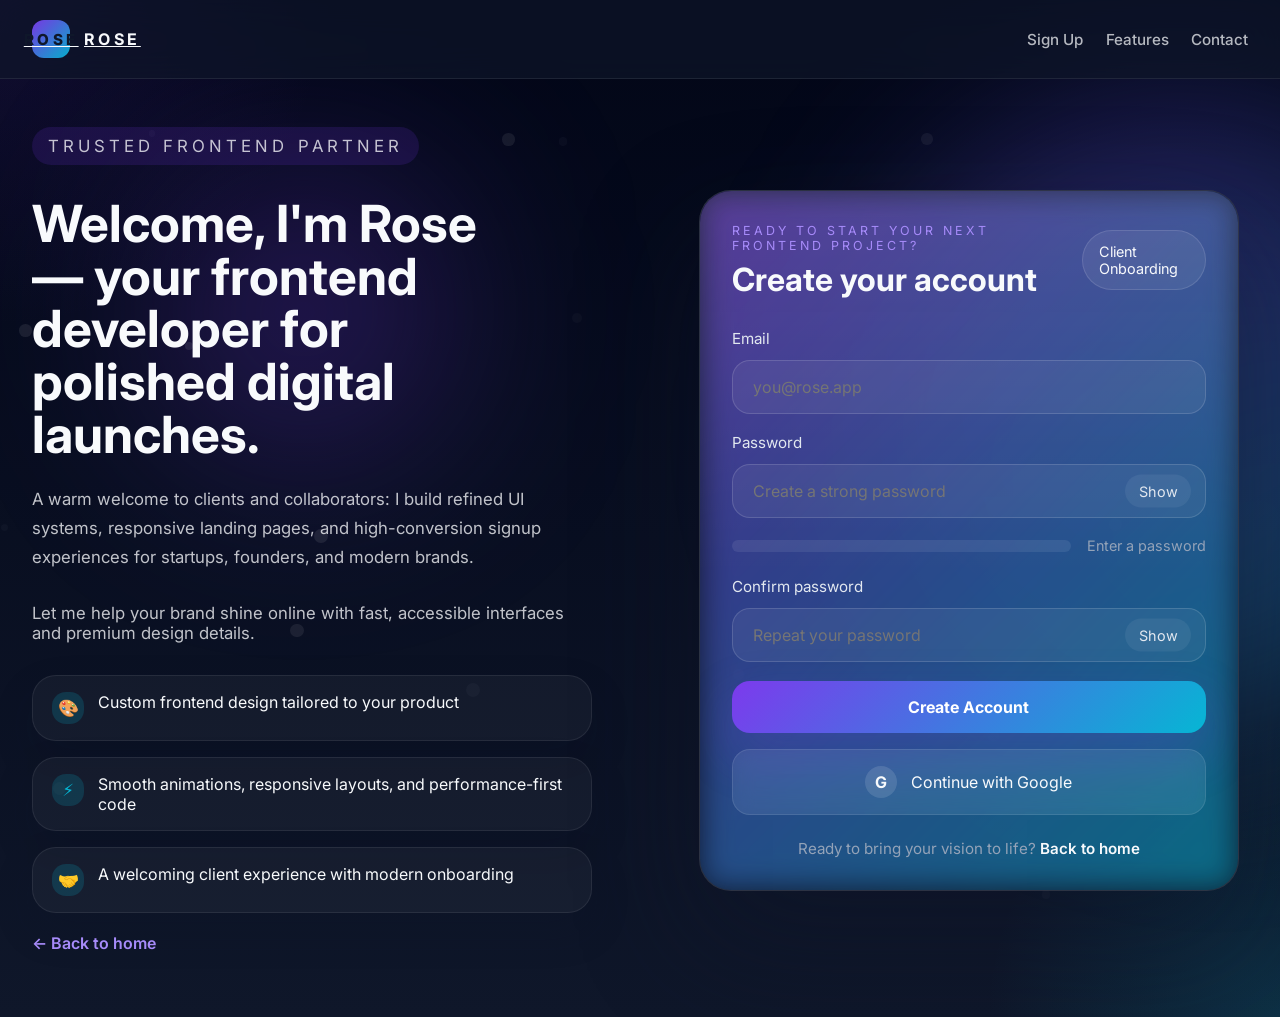
<file: sign.html>
﻿<!DOCTYPE html>
<html lang="en">

<head>
  <meta charset="UTF-8" />
  <meta name="viewport" content="width=device-width, initial-scale=1.0" />
  <meta name="description" content="Premium signup experience with glassmorphism, animated background, and motion design." />
  <title>Rose | Create Account</title>
  <link rel="preconnect" href="https://fonts.googleapis.com">
  <link rel="preconnect" href="https://fonts.gstatic.com" crossorigin>
  <link href="https://fonts.googleapis.com/css2?family=Inter:wght@400;500;600;700;800&family=Poppins:wght@400;500;600;700&display=swap" rel="stylesheet">
  <link rel="stylesheet" href="sign.css" />
</head>

<body>
  <div class="page-shell">
    <div class="background-visuals" aria-hidden="true">
      <div class="gradient-glow"></div>
      <div class="wave-shape"></div>
      <div class="particle-grid"></div>
      <div class="mouse-glow" id="mouseGlow"></div>
    </div>

    <header class="topbar">
      <a href="index.html" class="brand-link">
        <span class="brand-mark">rose</span>
        <span class="brand-name">Rose</span>
      </a>
      <nav class="desktop-nav" aria-label="Primary">
        <a href="#signup">Sign Up</a>
        <a href="#features">Features</a>
        <a href="#contact">Contact</a>
      </nav>
      <button class="menu-toggle" aria-label="Toggle menu" aria-expanded="false">
        <span></span>
        <span></span>
        <span></span>
      </button>
    </header>

    <div class="mobile-menu" id="mobileMenu" aria-hidden="true">
      <nav>
        <a href="#signup">Sign Up</a>
        <a href="#features">Features</a>
        <a href="#contact">Contact</a>
      </nav>
    </div>

    <main class="hero-split">
      <section class="hero-copy reveal">
        <p class="eyebrow">Trusted frontend partner</p>
        <h1>Welcome, I'm Rose — your frontend developer for polished digital launches.</h1>
        <p class="hero-note">A warm welcome to clients and collaborators: I build refined UI systems, responsive landing pages, and high-conversion signup experiences for startups, founders, and modern brands.</p>
        <p>Let me help your brand shine online with fast, accessible interfaces and premium design details.</p>
        <ul class="feature-list">
          <li><span>🎨</span> Custom frontend design tailored to your product</li>
          <li><span>⚡</span> Smooth animations, responsive layouts, and performance-first code</li>
          <li><span>🤝</span> A welcoming client experience with modern onboarding</li>
        </ul>
        <a class="home-link" href="index.html">← Back to home</a>
      </section>

      <section class="signup-panel reveal" id="signup">
        <div class="glass-card">
          <div class="card-header">
            <div>
              <p class="subtitle">Ready to start your next frontend project?</p>
              <h2>Create your account</h2>
            </div>
            <span class="status-pill">Client Onboarding</span>
          </div>

          <form class="signup-form" id="signupForm" novalidate>
            <label class="input-group" for="email">
              <span>Email</span>
              <div class="input-wrap">
                <input type="email" id="email" name="email" placeholder="you@rose.app" required autocomplete="email" />
              </div>
            </label>

            <label class="input-group" for="password">
              <span>Password</span>
              <div class="input-wrap">
                <input type="password" id="password" name="password" placeholder="Create a strong password" required autocomplete="new-password" />
                <button type="button" class="toggle-password" data-target="password" aria-label="Show password">Show</button>
              </div>
            </label>

            <div class="strength-meter" id="strengthMeter">
              <span class="strength-bar"></span>
              <small class="strength-label">Enter a password</small>
            </div>

            <label class="input-group" for="confirmPassword">
              <span>Confirm password</span>
              <div class="input-wrap">
                <input type="password" id="confirmPassword" name="confirmPassword" placeholder="Repeat your password" required autocomplete="new-password" />
                <button type="button" class="toggle-password" data-target="confirmPassword" aria-label="Show confirm password">Show</button>
              </div>
            </label>

            <button type="submit" class="primary-btn" id="submitButton">
              <span class="btn-label">Create Account</span>
              <span class="btn-loader" aria-hidden="true"></span>
            </button>

            <button type="button" class="google-btn">
              <span class="google-mark">G</span>
              Continue with Google
            </button>

            <p class="secondary-text">Ready to bring your vision to life? <a href="index.html">Back to home</a></p>
          </form>

          <div class="success-modal" id="successModal" aria-hidden="true">
            <div class="success-card">
              <div class="success-icon">✓</div>
              <h3>Nice to meet you</h3>
              <p>Your project details are received. I’ll be in touch soon to take your frontend experience live.</p>
              <button class="secondary-btn" id="continueBtn">Continue</button>
            </div>
          </div>
        </div>
      </section>
    </main>
  </div>

  <script src="sign.js" type="module"></script>
</body>

</html>
</file>
<file: sign.css>
﻿:root {
  --bg: #0F172A;
  --panel: rgba(15, 23, 42, 0.92);
  --surface: rgba(15, 23, 42, 0.78);
  --text: #F8FAFC;
  --muted: #94A3B8;
  --accent: #7C3AED;
  --accent-soft: #06B6D4;
  --border: rgba(248, 250, 252, 0.14);
}

* {
  margin: 0;
  padding: 0;
  box-sizing: border-box;
}

html {
  scroll-behavior: smooth;
}

body {
  min-height: 100vh;
  font-family: 'Inter', system-ui, sans-serif;
  color: var(--text);
  background: radial-gradient(circle at top left, rgba(124, 58, 237, 0.12), transparent 20%),
    radial-gradient(circle at bottom right, rgba(6, 182, 212, 0.16), transparent 18%),
    linear-gradient(180deg, #020617 0%, #0F172A 100%);
  overflow-x: hidden;
}

button,
input,
textarea {
  font: inherit;
}

.page-shell {
  position: relative;
  min-height: 100vh;
  overflow: hidden;
}

.background-visuals {
  position: fixed;
  inset: 0;
  z-index: -10;
  pointer-events: none;
}

.gradient-glow {
  position: absolute;
  top: 8%;
  left: 5%;
  width: 480px;
  height: 480px;
  border-radius: 50%;
  background: radial-gradient(circle, rgba(124, 58, 237, 0.5), transparent 55%);
  filter: blur(100px);
}

.wave-shape {
  position: absolute;
  top: 12%;
  right: -16%;
  width: 620px;
  height: 620px;
  background: linear-gradient(135deg, rgba(124, 58, 237, 0.35), rgba(6, 182, 212, 0.32));
  border-radius: 48% 52% 42% 58% / 52% 47% 53% 48%;
  filter: blur(90px);
  transform: rotate(20deg);
}

.particle-grid {
  position: absolute;
  inset: 0;
}

.particle-grid span {
  position: absolute;
  border-radius: 50%;
  background: rgba(248, 250, 252, 0.18);
  filter: blur(0.5px);
  animation: drift 18s ease-in-out infinite;
}

@keyframes drift {
  0%, 100% {
    transform: translate3d(0, 0, 0);
    opacity: 0.2;
  }
  50% {
    transform: translate3d(18px, -24px, 0);
    opacity: 0.7;
  }
}

.mouse-glow {
  position: absolute;
  width: 150px;
  height: 150px;
  border-radius: 50%;
  background: radial-gradient(circle, rgba(248, 250, 252, 0.16), transparent 55%);
  pointer-events: none;
  transform: translate3d(-50%, -50%, 0);
  opacity: 0;
  transition: opacity 0.25s ease;
}

.topbar {
  position: sticky;
  top: 0;
  z-index: 10;
  display: flex;
  align-items: center;
  justify-content: space-between;
  gap: 1rem;
  padding: 1.25rem 2rem;
  background: rgba(15, 23, 42, 0.68);
  backdrop-filter: blur(18px);
  border-bottom: 1px solid rgba(255, 255, 255, 0.08);
}

.brand-link {
  display: inline-flex;
  align-items: center;
  gap: 0.85rem;
  color: #F8FAFC;
  text-transform: uppercase;
  letter-spacing: 0.24em;
  font-weight: 700;
  font-size: 0.9rem;
}

.brand-mark {
  display: inline-flex;
  align-items: center;
  justify-content: center;
  width: 2.4rem;
  height: 2.4rem;
  border-radius: 12px;
  background: linear-gradient(135deg, rgba(124, 58, 237, 0.95), rgba(6, 182, 212, 0.95));
  color: #0F172A;
  font-size: 0.95rem;
  font-weight: 800;
}

.brand-name {
  font-size: 1rem;
}

.desktop-nav {
  display: flex;
  align-items: center;
  gap: 1.4rem;
}

.desktop-nav a {
  color: rgba(248, 250, 252, 0.72);
  text-decoration: none;
  font-size: 0.95rem;
  font-weight: 500;
  transition: color 0.25s ease;
}

.desktop-nav a:hover,
.desktop-nav a:focus-visible {
  color: #F8FAFC;
}

.menu-toggle {
  display: none;
  width: 3rem;
  height: 3rem;
  border: 1px solid rgba(248, 250, 252, 0.12);
  border-radius: 16px;
  background: rgba(15, 23, 42, 0.72);
  cursor: pointer;
  position: relative;
  align-items: center;
  justify-content: center;
}

.menu-toggle span {
  position: absolute;
  width: 1.35rem;
  height: 2px;
  background: #F8FAFC;
  border-radius: 999px;
  transition: transform 0.3s ease;
}

.menu-toggle span:nth-child(1) {
  top: 1rem;
}

.menu-toggle span:nth-child(2) {
  top: 1.5rem;
}

.menu-toggle span:nth-child(3) {
  top: 2rem;
}

.mobile-menu {
  position: absolute;
  top: 100%;
  right: 0;
  left: 0;
  overflow: hidden;
  max-height: 0;
  transition: max-height 0.35s ease;
  background: rgba(15, 23, 42, 0.96);
  border-bottom: 1px solid rgba(255, 255, 255, 0.08);
}

.mobile-menu.open {
  max-height: 260px;
}

.mobile-menu nav {
  display: flex;
  flex-direction: column;
  gap: 1rem;
  padding: 1.4rem 2rem 1.8rem;
}

.mobile-menu a {
  color: #F8FAFC;
  text-decoration: none;
  font-size: 1rem;
  font-weight: 600;
}

.hero-split {
  position: relative;
  display: grid;
  grid-template-columns: 1.05fr 0.95fr;
  min-height: calc(100vh - 104px);
  gap: 2.5rem;
  align-items: center;
  padding: 3rem 2rem 4rem;
}

.hero-copy,
.signup-panel {
  position: relative;
}

.hero-copy.reveal,
.signup-panel.reveal {
  opacity: 0;
  transform: translateY(24px);
  animation: fadeInUp 1s ease forwards;
}

.hero-copy.reveal {
  animation-delay: 0.1s;
}

.signup-panel.reveal {
  animation-delay: 0.25s;
}

@keyframes fadeInUp {
  to {
    opacity: 1;
    transform: translateY(0);
  }
}

.hero-copy {
  max-width: 560px;
}

.eyebrow {
  display: inline-flex;
  margin-bottom: 1.25rem;
  padding: 0.55rem 1rem;
  background: rgba(124, 58, 237, 0.15);
  color: #D8B4FE;
  text-transform: uppercase;
  font-size: 0.8rem;
  letter-spacing: 0.24em;
  border-radius: 999px;
}

.hero-copy h1 {
  font-size: clamp(2.4rem, 4vw, 4.2rem);
  line-height: 1.03;
  max-width: 14ch;
  margin-bottom: 1.55rem;
}

.hero-copy p {
  color: rgba(248, 250, 252, 0.77);
  margin-bottom: 2rem;
  max-width: 40rem;
  font-size: 1.05rem;
}

.hero-note {
  color: rgba(248, 250, 252, 0.84);
  margin-bottom: 1.5rem;
  max-width: 40rem;
  font-size: 1.05rem;
  line-height: 1.7;
}

.home-link {
  display: inline-flex;
  align-items: center;
  gap: 0.5rem;
  margin-top: 1.25rem;
  color: #A78BFA;
  text-decoration: none;
  font-weight: 600;
  transition: color 0.25s ease, transform 0.25s ease;
}

.home-link:hover {
  color: #F8FAFC;
  transform: translateX(-2px);
}

.feature-list {
  list-style: none;
  display: grid;
  gap: 1rem;
}

.feature-list li {
  display: grid;
  grid-template-columns: auto 1fr;
  gap: 0.85rem;
  align-items: start;
  padding: 1rem 1.2rem;
  border-radius: 24px;
  background: rgba(255, 255, 255, 0.04);
  border: 1px solid rgba(255, 255, 255, 0.08);
  color: #F8FAFC;
  box-shadow: 0 18px 40px rgba(15, 23, 42, 0.15);
}

.feature-list span {
  display: inline-flex;
  align-items: center;
  justify-content: center;
  width: 2rem;
  height: 2rem;
  border-radius: 14px;
  background: rgba(6, 182, 212, 0.18);
  color: #06B6D4;
  font-size: 1.05rem;
}

.signup-panel {
  display: grid;
  place-items: center;
}

.glass-card {
  width: min(540px, 100%);
  padding: 2rem;
  border-radius: 32px;
  background: rgba(15, 23, 42, 0.8);
  border: 1px solid rgba(255, 255, 255, 0.12);
  box-shadow: 0 48px 120px rgba(15, 23, 42, 0.45);
  backdrop-filter: blur(26px);
  position: relative;
  overflow: hidden;
}

.glass-card::before {
  content: '';
  position: absolute;
  inset: -1px;
  background: linear-gradient(135deg, rgba(124, 58, 237, 0.75), rgba(6, 182, 212, 0.75));
  filter: blur(16px);
  opacity: 0.7;
  z-index: -2;
}

.glass-card::after {
  content: '';
  position: absolute;
  inset: 0;
  border-radius: 32px;
  background: linear-gradient(180deg, rgba(255, 255, 255, 0.1), transparent 55%);
  pointer-events: none;
  z-index: -1;
}

.card-header {
  display: flex;
  align-items: flex-start;
  justify-content: space-between;
  gap: 1rem;
  margin-bottom: 2rem;
}

.subtitle {
  margin: 0 0 0.7rem;
  color: #A78BFA;
  text-transform: uppercase;
  letter-spacing: 0.24em;
  font-size: 0.78rem;
}

.card-header h2 {
  color: #F8FAFC;
  font-size: 2rem;
  line-height: 1.03;
}

.status-pill {
  align-self: center;
  padding: 0.75rem 1rem;
  border-radius: 999px;
  background: rgba(255, 255, 255, 0.07);
  border: 1px solid rgba(255, 255, 255, 0.12);
  color: #F8FAFC;
  font-size: 0.9rem;
}

.input-group {
  display: grid;
  gap: 0.75rem;
  margin-bottom: 1.2rem;
}

.input-group span {
  color: #E2E8F0;
  font-size: 0.95rem;
}

.input-wrap {
  position: relative;
}

.input-wrap input {
  width: 100%;
  border-radius: 18px;
  border: 1px solid rgba(255, 255, 255, 0.14);
  background: rgba(255, 255, 255, 0.06);
  color: #F8FAFC;
  padding: 1rem 1.25rem;
  font-size: 1rem;
  transition: transform 0.25s ease, border-color 0.25s ease, background 0.25s ease;
}

.input-wrap input:focus {
  outline: none;
  border-color: rgba(124, 58, 237, 0.95);
  background: rgba(255, 255, 255, 0.12);
  box-shadow: 0 0 0 4px rgba(124, 58, 237, 0.12);
}

.toggle-password {
  position: absolute;
  right: 0.9rem;
  top: 50%;
  transform: translateY(-50%);
  border: none;
  background: rgba(255, 255, 255, 0.06);
  color: #E2E8F0;
  border-radius: 999px;
  cursor: pointer;
  padding: 0.5rem 0.85rem;
  font-size: 0.9rem;
  transition: background 0.2s ease, color 0.2s ease;
}

.toggle-password:hover {
  background: rgba(255, 255, 255, 0.12);
  color: #F8FAFC;
}

.strength-meter {
  display: grid;
  grid-template-columns: 1fr auto;
  gap: 1rem;
  align-items: center;
  margin-bottom: 1.4rem;
}

.strength-bar {
  position: relative;
  width: 100%;
  height: 0.75rem;
  border-radius: 999px;
  background: rgba(255, 255, 255, 0.08);
  overflow: hidden;
}

.strength-bar::after {
  content: '';
  position: absolute;
  inset: 0;
  width: 0;
  border-radius: 999px;
  background: linear-gradient(90deg, #7C3AED 0%, #06B6D4 100%);
  transition: width 0.35s ease;
}

.strength-meter.weak .strength-bar::after {
  width: 25%;
}

.strength-meter.medium .strength-bar::after {
  width: 58%;
}

.strength-meter.strong .strength-bar::after {
  width: 100%;
}

.strength-label {
  color: #94A3B8;
  font-size: 0.9rem;
  white-space: nowrap;
}

.primary-btn,
.secondary-btn,
.google-btn {
  border: none;
  font: inherit;
}

.primary-btn {
  width: 100%;
  display: inline-flex;
  align-items: center;
  justify-content: center;
  gap: 0.85rem;
  padding: 1rem 1.2rem;
  color: #fff;
  font-weight: 700;
  font-size: 1rem;
  border-radius: 18px;
  background: linear-gradient(135deg, #7C3AED 0%, #06B6D4 100%);
  box-shadow: 0 20px 50px rgba(124, 58, 237, 0.25);
  cursor: pointer;
  position: relative;
  overflow: hidden;
  transition: transform 0.25s ease, box-shadow 0.25s ease;
}

.primary-btn:hover {
  transform: translateY(-2px);
  box-shadow: 0 26px 60px rgba(124, 58, 237, 0.3);
}

.primary-btn .btn-loader {
  width: 18px;
  height: 18px;
  border: 2px solid rgba(255, 255, 255, 0.5);
  border-top-color: #ffffff;
  border-radius: 50%;
  animation: spin 1s linear infinite;
  opacity: 0;
  position: absolute;
  right: 1rem;
  top: 50%;
  transform: translateY(-50%);
}

.primary-btn.loading .btn-loader {
  opacity: 1;
}

.primary-btn.loading .btn-label {
  opacity: 0.35;
}

@keyframes spin {
  to {
    transform: rotate(360deg);
  }
}

.google-btn {
  width: 100%;
  display: inline-flex;
  align-items: center;
  justify-content: center;
  gap: 0.85rem;
  margin-top: 1rem;
  padding: 1rem 1.2rem;
  border-radius: 18px;
  background: rgba(255, 255, 255, 0.08);
  color: #F8FAFC;
  backdrop-filter: blur(10px);
  border: 1px solid rgba(255, 255, 255, 0.1);
  cursor: pointer;
  transition: transform 0.25s ease, background 0.25s ease;
}

.google-btn:hover {
  transform: translateY(-2px);
  background: rgba(255, 255, 255, 0.14);
}

.google-mark {
  display: inline-flex;
  align-items: center;
  justify-content: center;
  width: 2rem;
  height: 2rem;
  border-radius: 100%;
  background: rgba(255, 255, 255, 0.12);
  color: #F8FAFC;
  font-weight: 700;
}

.secondary-text {
  margin-top: 1.5rem;
  text-align: center;
  color: #94A3B8;
  font-size: 0.95rem;
}

.secondary-text a {
  color: #F8FAFC;
  text-decoration: none;
  font-weight: 600;
}

.secondary-text a:hover {
  color: #7C3AED;
}

.success-modal {
  position: absolute;
  inset: 0;
  display: flex;
  align-items: center;
  justify-content: center;
  padding: 1.5rem;
  background: rgba(15, 23, 42, 0.9);
  opacity: 0;
  visibility: hidden;
  transition: opacity 0.35s ease, visibility 0.35s ease;
}

.success-modal.active {
  opacity: 1;
  visibility: visible;
}

.success-card {
  width: min(420px, 100%);
  border-radius: 28px;
  background: rgba(15, 23, 42, 0.96);
  border: 1px solid rgba(255, 255, 255, 0.12);
  padding: 2.5rem;
  text-align: center;
  box-shadow: 0 38px 110px rgba(15, 23, 42, 0.45);
}

.success-icon {
  width: 80px;
  height: 80px;
  margin: 0 auto 1.35rem;
  border-radius: 50%;
  display: grid;
  place-items: center;
  background: linear-gradient(135deg, #7C3AED 0%, #06B6D4 100%);
  color: #0F172A;
  font-size: 2.2rem;
  box-shadow: 0 28px 60px rgba(124, 58, 237, 0.35);
}

.secondary-btn {
  width: 100%;
  margin-top: 1.6rem;
  padding: 1rem 1.2rem;
  border-radius: 18px;
  background: rgba(255, 255, 255, 0.08);
  color: #F8FAFC;
  cursor: pointer;
  transition: background 0.25s ease;
}

.secondary-btn:hover {
  background: rgba(255, 255, 255, 0.14);
}

@media (max-width: 980px) {
  .hero-split {
    grid-template-columns: 1fr;
    min-height: auto;
    padding: 2rem 1.5rem 3rem;
  }

  .desktop-nav {
    display: none;
  }

  .menu-toggle {
    display: flex;
  }

  .hero-copy {
    order: 2;
  }

  .signup-panel {
    order: 1;
  }

  .topbar {
    padding: 1rem 1.5rem;
  }
}

@media (max-width: 680px) {
  .hero-split {
    gap: 1.5rem;
    padding: 1.4rem 1rem 2.5rem;
  }

  .glass-card {
    padding: 1.6rem;
    border-radius: 28px;
  }

  .card-header {
    flex-direction: column;
    gap: 0.85rem;
  }

  .hero-copy h1 {
    font-size: 2.4rem;
  }

  .mobile-menu nav {
    padding: 1rem 1.5rem 1.4rem;
  }

  .feature-list li {
    padding: 0.95rem 1rem;
  }
}
</file>
